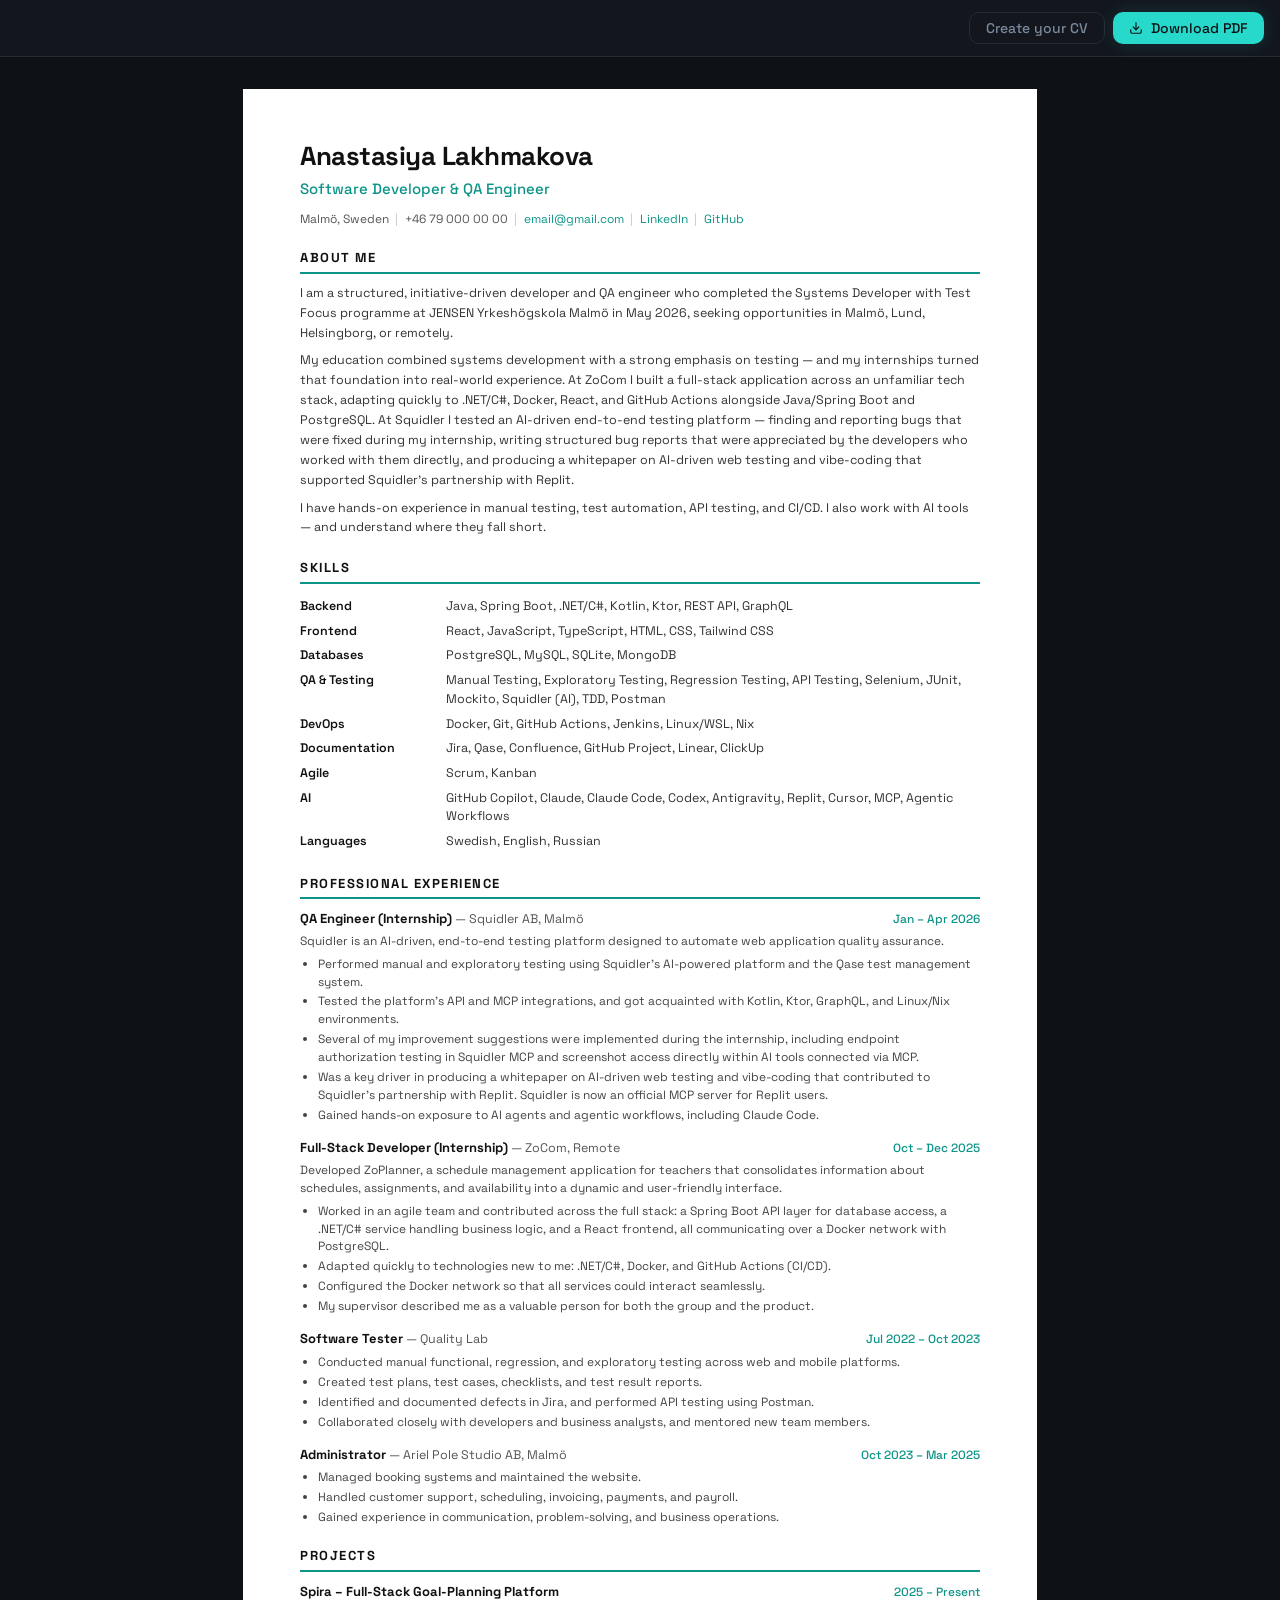
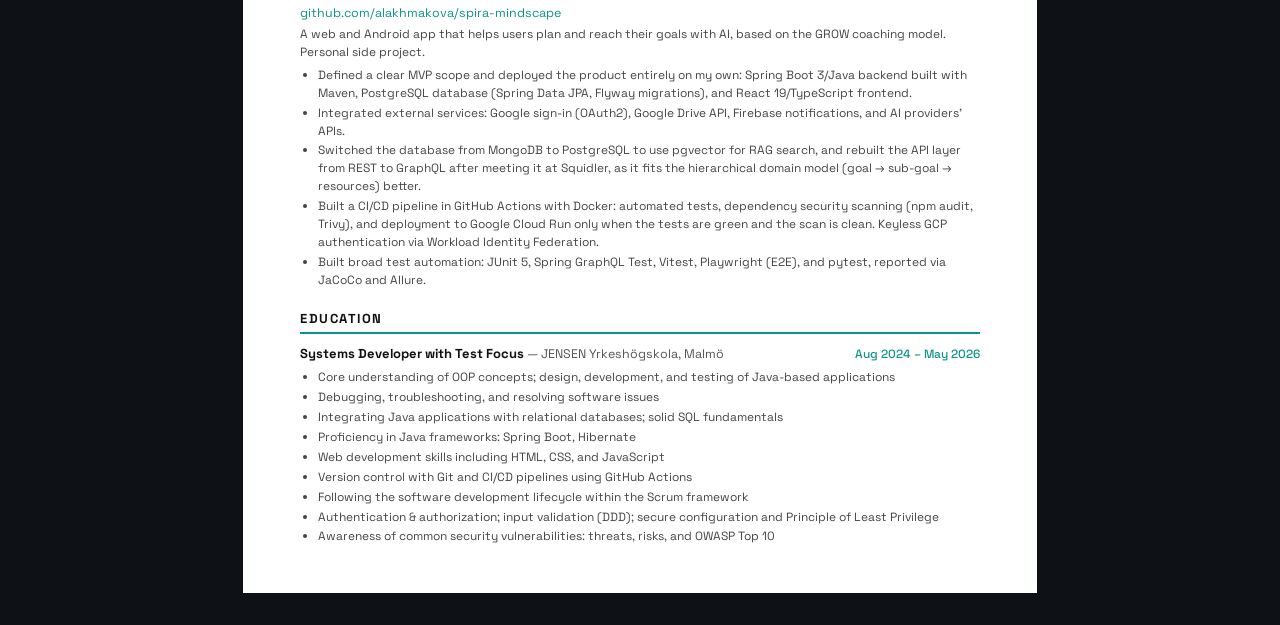
<file: index.html>
<!doctype html>
<html lang="en">
  <head>
    <meta charset="UTF-8" />
    <meta name="viewport" content="width=device-width, initial-scale=1.0" />
    <title>Anastasiya Lakhmakova CV example</title>
    <link rel="stylesheet" href="style.css" />
    <script type="module" src="js/main.js"></script>
  </head>
  <body>
    <nav class="toolbar" aria-label="CV actions">
      <a class="button secondary" href="editor.html">Create your CV</a>
      <button type="button" class="button" data-action="print">
        <!-- Download icon (inline SVG). aria-hidden: screen readers skip it,
             the button text already says what it does. -->
        <svg width="14" height="14" viewBox="0 0 24 24" fill="none" stroke="currentColor" stroke-width="2" stroke-linecap="round" stroke-linejoin="round" aria-hidden="true"><path d="M21 15v4a2 2 0 0 1-2 2H5a2 2 0 0 1-2-2v-4" /><polyline points="7 10 12 15 17 10" /><line x1="12" y1="15" x2="12" y2="3" /></svg>
        Download PDF
      </button>
    </nav>
    <main id="cv">
      <header>
        <h1 data-editable>Anastasiya Lakhmakova</h1>
        <p class="job-title" data-editable>Software Developer &amp; QA Engineer</p>
        <ul class="contacts">
          <li data-editable>Malmö, Sweden</li>
          <li><a href="tel:+46790000000" data-editable>+46 79 000 00 00</a></li>
          <li><a href="mailto:email@gmail.com" data-editable>email@gmail.com</a></li>
          <!-- Web links open in a new tab (target="_blank"); rel="noopener noreferrer"
               stops the new page from accessing this page. mailto: and tel: open an app. -->
          <li><a href="https://linkedin.com/in/anastasiya-lakhmakova" target="_blank" rel="noopener noreferrer" data-editable>LinkedIn</a></li>
          <li><a href="https://github.com/alakhmakova" target="_blank" rel="noopener noreferrer" data-editable>GitHub</a></li>
        </ul>
      </header>

      <section data-section="about">
        <h2 data-editable>About Me</h2>
        <p data-editable>I am a structured, initiative-driven developer and QA engineer who completed the Systems Developer with Test Focus programme at JENSEN Yrkeshögskola Malmö in May 2026, seeking opportunities in Malmö, Lund, Helsingborg, or remotely.</p>
        <p data-editable>My education combined systems development with a strong emphasis on testing — and my internships turned that foundation into real-world experience. At ZoCom I built a full-stack application across an unfamiliar tech stack, adapting quickly to .NET/C#, Docker, React, and GitHub Actions alongside Java/Spring Boot and PostgreSQL. At Squidler I tested an AI-driven end-to-end testing platform — finding and reporting bugs that were fixed during my internship, writing structured bug reports that were appreciated by the developers who worked with them directly, and producing a whitepaper on AI-driven web testing and vibe-coding that supported Squidler's partnership with Replit.</p>
        <p data-editable>I have hands-on experience in manual testing, test automation, API testing, and CI/CD. I also work with AI tools — and understand where they fall short.</p>
      </section>

      <section data-section="skills">
        <h2 data-editable>Skills</h2>
        <dl>
          <div data-block>
            <dt data-editable>Backend</dt>
            <dd data-editable>Java, Spring Boot, .NET/C#, Kotlin, Ktor, REST API, GraphQL</dd>
          </div>
          <div data-block>
            <dt data-editable>Frontend</dt>
            <dd data-editable>React, JavaScript, TypeScript, HTML, CSS, Tailwind CSS</dd>
          </div>
          <div data-block>
            <dt data-editable>Databases</dt>
            <dd data-editable>PostgreSQL, MySQL, SQLite, MongoDB</dd>
          </div>
          <div data-block>
            <dt data-editable>QA &amp; Testing</dt>
            <dd data-editable>Manual Testing, Exploratory Testing, Regression Testing, API Testing, Selenium, JUnit, Mockito, Squidler (AI), TDD, Postman</dd>
          </div>
          <div data-block>
            <dt data-editable>DevOps</dt>
            <dd data-editable>Docker, Git, GitHub Actions, Jenkins, Linux/WSL, Nix</dd>
          </div>
          <div data-block>
            <dt data-editable>Documentation</dt>
            <dd data-editable>Jira, Qase, Confluence, GitHub Project, Linear, ClickUp</dd>
          </div>
          <div data-block>
            <dt data-editable>Agile</dt>
            <dd data-editable>Scrum, Kanban</dd>
          </div>
          <div data-block>
            <dt data-editable>AI</dt>
            <dd data-editable>GitHub Copilot, Claude, Claude Code, Codex, Antigravity, Replit, Cursor, MCP, Agentic Workflows</dd>
          </div>
          <div data-block>
            <dt data-editable>Languages</dt>
            <dd data-editable>Swedish, English, Russian</dd>
          </div>
        </dl>
      </section>

      <section data-section="experience">
        <h2 data-editable>Professional Experience</h2>
        <article data-block>
          <div class="entry-header">
            <div>
              <h3 data-editable>QA Engineer (Internship)</h3>
              <span class="entry-place" data-editable>Squidler AB, Malmö</span>
            </div>
            <p class="dates" data-editable>Jan – Apr 2026</p>
          </div>
          <p class="entry-description" data-editable>Squidler is an AI-driven, end-to-end testing platform designed to automate web application quality assurance.</p>
          <ul data-editable>
            <li>Performed manual and exploratory testing using Squidler's AI-powered platform and the Qase test management system.</li>
            <li>Tested the platform's API and MCP integrations, and got acquainted with Kotlin, Ktor, GraphQL, and Linux/Nix environments.</li>
            <li>Several of my improvement suggestions were implemented during the internship, including endpoint authorization testing in Squidler MCP and screenshot access directly within AI tools connected via MCP.</li>
            <li>Was a key driver in producing a whitepaper on AI-driven web testing and vibe-coding that contributed to Squidler's partnership with Replit. Squidler is now an official MCP server for Replit users.</li>
            <li>Gained hands-on exposure to AI agents and agentic workflows, including Claude Code.</li>
          </ul>
        </article>
        <article data-block>
          <div class="entry-header">
            <div>
              <h3 data-editable>Full-Stack Developer (Internship)</h3>
              <span class="entry-place" data-editable>ZoCom, Remote</span>
            </div>
            <p class="dates" data-editable>Oct – Dec 2025</p>
          </div>
          <p class="entry-description" data-editable>Developed ZoPlanner, a schedule management application for teachers that consolidates information about schedules, assignments, and availability into a dynamic and user-friendly interface.</p>
          <ul data-editable>
            <li>Worked in an agile team and contributed across the full stack: a Spring Boot API layer for database access, a .NET/C# service handling business logic, and a React frontend, all communicating over a Docker network with PostgreSQL.</li>
            <li>Adapted quickly to technologies new to me: .NET/C#, Docker, and GitHub Actions (CI/CD).</li>
            <li>Configured the Docker network so that all services could interact seamlessly.</li>
            <li>My supervisor described me as a valuable person for both the group and the product.</li>
          </ul>
        </article>
        <article data-block>
          <div class="entry-header">
            <div>
              <h3 data-editable>Software Tester</h3>
              <span class="entry-place" data-editable>Quality Lab</span>
            </div>
            <p class="dates" data-editable>Jul 2022 – Oct 2023</p>
          </div>
          <p class="entry-description" data-editable></p>
          <ul data-editable>
            <li>Conducted manual functional, regression, and exploratory testing across web and mobile platforms.</li>
            <li>Created test plans, test cases, checklists, and test result reports.</li>
            <li>Identified and documented defects in Jira, and performed API testing using Postman.</li>
            <li>Collaborated closely with developers and business analysts, and mentored new team members.</li>
          </ul>
        </article>
        <article data-block>
          <div class="entry-header">
            <div>
              <h3 data-editable>Administrator</h3>
              <span class="entry-place" data-editable>Ariel Pole Studio AB, Malmö</span>
            </div>
            <p class="dates" data-editable>Oct 2023 – Mar 2025</p>
          </div>
          <p class="entry-description" data-editable></p>
          <ul data-editable>
            <li>Managed booking systems and maintained the website.</li>
            <li>Handled customer support, scheduling, invoicing, payments, and payroll.</li>
            <li>Gained experience in communication, problem-solving, and business operations.</li>
          </ul>
        </article>
      </section>

      <section data-section="projects">
        <h2 data-editable>Projects</h2>
        <article data-block>
          <div class="entry-header">
            <div>
              <h3 data-editable>Spira – Full-Stack Goal-Planning Platform</h3>
            </div>
            <p class="dates" data-editable>2025 – Present</p>
          </div>
          <p class="entry-link"><a href="https://github.com/alakhmakova/spira-mindscape" target="_blank" rel="noopener noreferrer" data-editable>github.com/alakhmakova/spira-mindscape</a></p>
          <p class="entry-description" data-editable>A web and Android app that helps users plan and reach their goals with AI, based on the GROW coaching model. Personal side project.</p>
          <ul data-editable>
            <li>Defined a clear MVP scope and deployed the product entirely on my own: Spring Boot 3/Java backend built with Maven, PostgreSQL database (Spring Data JPA, Flyway migrations), and React 19/TypeScript frontend.</li>
            <li>Integrated external services: Google sign-in (OAuth2), Google Drive API, Firebase notifications, and AI providers' APIs.</li>
            <li>Switched the database from MongoDB to PostgreSQL to use pgvector for RAG search, and rebuilt the API layer from REST to GraphQL after meeting it at Squidler, as it fits the hierarchical domain model (goal → sub-goal → resources) better.</li>
            <li>Built a CI/CD pipeline in GitHub Actions with Docker: automated tests, dependency security scanning (npm audit, Trivy), and deployment to Google Cloud Run only when the tests are green and the scan is clean. Keyless GCP authentication via Workload Identity Federation.</li>
            <li>Built broad test automation: JUnit 5, Spring GraphQL Test, Vitest, Playwright (E2E), and pytest, reported via JaCoCo and Allure.</li>
          </ul>
        </article>
      </section>

      <section data-section="education">
        <h2 data-editable>Education</h2>
        <article data-block>
          <div class="entry-header">
            <div>
              <h3 data-editable>Systems Developer with Test Focus</h3>
              <span class="entry-place" data-editable>JENSEN Yrkeshögskola, Malmö</span>
            </div>
            <p class="dates" data-editable>Aug 2024 – May 2026</p>
          </div>
          <p class="entry-description" data-editable></p>
          <ul data-editable>
            <li>Core understanding of OOP concepts; design, development, and testing of Java-based applications</li>
            <li>Debugging, troubleshooting, and resolving software issues</li>
            <li>Integrating Java applications with relational databases; solid SQL fundamentals</li>
            <li>Proficiency in Java frameworks: Spring Boot, Hibernate</li>
            <li>Web development skills including HTML, CSS, and JavaScript</li>
            <li>Version control with Git and CI/CD pipelines using GitHub Actions</li>
            <li>Following the software development lifecycle within the Scrum framework</li>
            <li>Authentication &amp; authorization; input validation (DDD); secure configuration and Principle of Least Privilege</li>
            <li>Awareness of common security vulnerabilities: threats, risks, and OWASP Top 10</li>
          </ul>
        </article>
      </section>
    </main>
  </body>
</html>
</file>
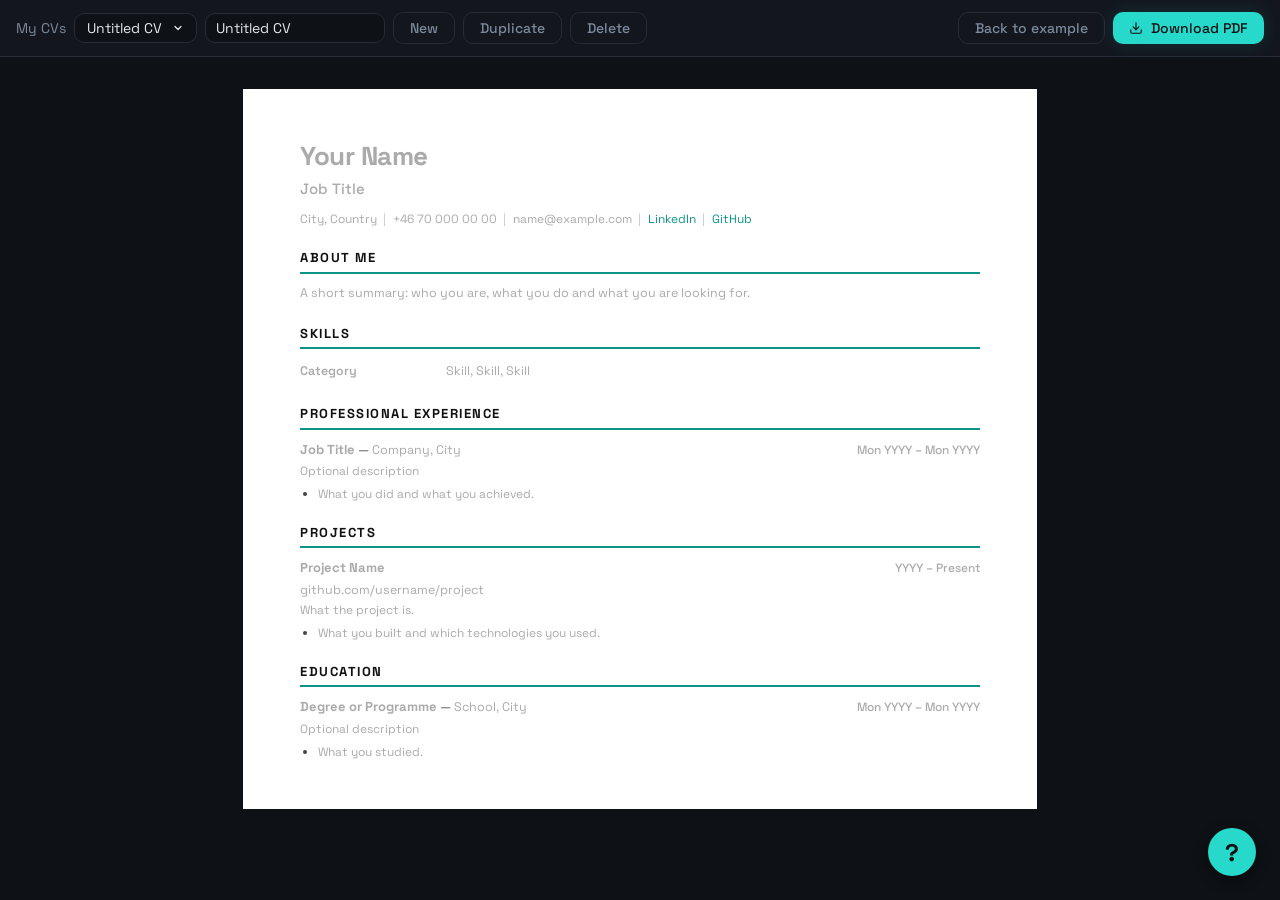
<file: editor.html>
<!doctype html>
<html lang="en">

<head>
  <meta charset="UTF-8" />
  <meta name="viewport" content="width=device-width, initial-scale=1.0" />
  <title>CV Editor</title>
  <link rel="stylesheet" href="style.css" />
  <script type="module" src="js/editor.js"></script>
</head>

<body class="is-editing">
  <nav class="toolbar" aria-label="CV actions">
    <!-- The user's CVs (cv-list.js fills the list from localStorage):
         choose a CV, rename the open one, create, duplicate, delete. -->
    <div class="cv-list">
      <span class="cv-list-title">My CVs</span>
      <!-- Own drop-down list: a button with the name of the open CV and
           a list under it (filled by cv-list.js), hidden until a click. -->
      <div class="cv-picker">
        <button type="button" id="cv-picker-button" class="cv-picker-button" aria-haspopup="true" aria-expanded="false">
          <span id="cv-picker-label"></span>
          <svg width="12" height="12" viewBox="0 0 24 24" fill="none" stroke="currentColor" stroke-width="2.5"
            stroke-linecap="round" stroke-linejoin="round" aria-hidden="true">
            <polyline points="6 9 12 15 18 9" />
          </svg>
        </button>
        <ul id="cv-picker-list" class="cv-picker-list" hidden></ul>
      </div>
      <input id="cv-name" type="text" aria-label="CV name" spellcheck="false">
      <button type="button" class="button secondary" data-action="new-cv">New</button>
      <button type="button" class="button secondary" data-action="duplicate-cv">Duplicate</button>
      <button type="button" class="button secondary" data-action="delete-cv">Delete</button>
    </div>
    <a class="button secondary" href="index.html">Back to example</a>
    <button type="button" class="button" data-action="print">
      <!-- Download icon (inline SVG). aria-hidden: screen readers skip it,
             the button text already says what it does. -->
      <svg width="14" height="14" viewBox="0 0 24 24" fill="none" stroke="currentColor" stroke-width="2"
        stroke-linecap="round" stroke-linejoin="round" aria-hidden="true">
        <path d="M21 15v4a2 2 0 0 1-2 2H5a2 2 0 0 1-2-2v-4" />
        <polyline points="7 10 12 15 17 10" />
        <line x1="12" y1="15" x2="12" y2="3" />
      </svg>
      Download PDF
    </button>
  </nav>
  <!-- How to use the editor (not part of the CV, not printed).
       details + summary: summary is the round "?" button in the
       bottom right corner; a click on it opens or closes the list
       above it, without JavaScript. The span is the tooltip shown
       on hover. aria-label gives screen readers a name for the button
       instead of a lone "?". -->
  <details class="editor-hint">
    <summary aria-label="How to edit">
      ?
      <span class="editor-hint-tooltip">How to edit</span>
    </summary>
    <div class="editor-hint-panel">
      <p class="editor-hint-title">How to edit</p>
      <ul>
        <li>Click any text to edit it.</li>
        <li>Changes are saved in this browser automatically.</li>
        <li>Tab or Enter: next field.</li>
        <li>Shift+Tab: previous field.</li>
        <li>Arrows: between fields and lines.</li>
        <li>Enter in a list: new bullet.</li>
        <li>Enter on an empty bullet: leave list.</li>
        <li>Web link: change its address in the box below it.</li>
        <li>Buttons right of the sheet: hide a section, duplicate or delete a block.</li>
        <li>Button above a contact: hide it.</li>
        <li>Faded section or contact: hidden, not printed.</li>
        <li>Gray text is a hint, not printed.</li>
      </ul>
    </div>
  </details>
  <!-- Box for the address of a web link (not part of the CV, not
       printed). links.js shows it under a web link that has the cursor;
       "hidden" keeps it invisible until then. -->
  <div id="link-editor" class="link-editor" hidden>
    <label for="link-address">Link address</label>
    <input id="link-address" type="url" placeholder="https://" spellcheck="false">
    <button type="button">Save</button>
  </div>
  <!-- Buttons for sections, blocks and contacts (not part of the CV, not printed).
       blocks.js moves them next to the section, block or contact under the mouse
       or with the text cursor; "hidden" keeps them invisible until then. -->
  <div id="section-controls" class="sheet-controls" hidden>
    <button type="button">Hide section</button>
  </div>
  <div id="block-controls" class="sheet-controls" hidden>
    <button type="button" data-action="duplicate-block">Duplicate</button>
    <button type="button" data-action="delete-block">Delete</button>
  </div>
  <div id="contact-controls" class="sheet-controls" hidden>
    <button type="button">Hide</button>
  </div>
  <!-- Confirmation window (confirm-dialog.js opens it with showModal()).
       The inner div holds the content, so a click on the dimmed page
       around it can be told apart from a click inside it. -->
  <dialog id="confirm-dialog" class="confirm-dialog">
    <div class="confirm-dialog-box">
      <p class="confirm-dialog-text"></p>
      <div class="confirm-dialog-actions">
        <button type="button" data-answer="cancel">Cancel</button>
        <button type="button" data-answer="ok">OK</button>
      </div>
    </div>
  </dialog>
  <main id="cv"></main>
  <!-- Blank CV: not shown by the browser. JS copies it onto the sheet. -->
  <template id="blank-cv">
    <header>
      <h1 data-editable data-placeholder="Your Name"></h1>
      <p class="job-title" data-editable data-placeholder="Job Title"></p>
      <ul class="contacts">
        <li data-editable data-placeholder="City, Country"></li>
        <li><a href="tel:+46700000000" data-editable data-placeholder="+46 70 000 00 00"></a></li>
        <li><a href="mailto:name@example.com" data-editable data-placeholder="name@example.com"></a></li>
        <li><a href="https://linkedin.com/in/" target="_blank" rel="noopener noreferrer" data-editable>LinkedIn</a></li>
        <li><a href="https://github.com/" target="_blank" rel="noopener noreferrer" data-editable>GitHub</a></li>
      </ul>
    </header>

    <section data-section="about">
      <h2 data-editable>About Me</h2>
      <p data-editable data-placeholder="A short summary: who you are, what you do and what you are looking for."></p>
    </section>

    <section data-section="skills">
      <h2 data-editable>Skills</h2>
      <dl>
        <div data-block>
          <dt data-editable data-placeholder="Category"></dt>
          <dd data-editable data-placeholder="Skill, Skill, Skill"></dd>
        </div>
      </dl>
    </section>

    <section data-section="experience">
      <h2 data-editable>Professional Experience</h2>
      <article data-block>
        <div class="entry-header">
          <div>
            <h3 data-editable data-placeholder="Job Title"></h3>
            <span class="entry-place" data-editable data-placeholder="Company, City"></span>
          </div>
          <p class="dates" data-editable data-placeholder="Mon YYYY – Mon YYYY"></p>
        </div>
        <p class="entry-description" data-editable data-placeholder="Optional description"></p>
        <ul data-editable>
          <li data-placeholder="What you did and what you achieved."></li>
        </ul>
      </article>
    </section>

    <section data-section="projects">
      <h2 data-editable>Projects</h2>
      <article data-block>
        <div class="entry-header">
          <div>
            <h3 data-editable data-placeholder="Project Name"></h3>
          </div>
          <p class="dates" data-editable data-placeholder="YYYY – Present"></p>
        </div>
        <p class="entry-link"><a href="https://github.com/" target="_blank" rel="noopener noreferrer" data-editable data-placeholder="github.com/username/project"></a></p>
        <p class="entry-description" data-editable data-placeholder="What the project is."></p>
        <ul data-editable>
          <li data-placeholder="What you built and which technologies you used."></li>
        </ul>
      </article>
    </section>

    <section data-section="education">
      <h2 data-editable>Education</h2>
      <article data-block>
        <div class="entry-header">
          <div>
            <h3 data-editable data-placeholder="Degree or Programme"></h3>
            <span class="entry-place" data-editable data-placeholder="School, City"></span>
          </div>
          <p class="dates" data-editable data-placeholder="Mon YYYY – Mon YYYY"></p>
        </div>
        <p class="entry-description" data-editable data-placeholder="Optional description"></p>
        <ul data-editable>
          <li data-placeholder="What you studied."></li>
        </ul>
      </article>
    </section>
  </template>
</body>

</html>
</file>
<file: style.css>
/* =========================================================
   CV page styles
   1. Variables
   2. Base
   3. Toolbar
   4. CV sheet
   5. Header
   6. Sections
   7. Entries (experience, projects, education)
   8. Skills
   9. Hidden elements
   10. Responsive (mobile)
   11. Print
   ========================================================= */

@import url("https://fonts.googleapis.com/css2?family=Space+Grotesk:wght@400;500;700&display=swap");

/* ---------- 1. Variables ----------
   All text sizes below use em, so they scale with --font-size.
   em (named after the letter M, a typography unit equal to the
   font size) = relative to font size: in font-size, 1em = the parent's
   font size; in other properties (margin, padding), 1em = the
   element's own font size. Example: inside #cv (13px), 2em = 26px. */
:root {
  --accent: #0d9488;
  --accent-dark: #0a756b;
  --edit-highlight: rgba(38, 217, 202, 0.18); /* --button-bg, see-through */
  --text: #222222;
  --text-heading: #111111;
  --text-body: #333333;
  --text-soft: #444444;
  --text-muted: #555555;
  --page-bg: #0e1115;
  --sheet-bg: #ffffff;
  --border: #cccccc;

  /* Toolbar (screen only) */
  --toolbar-bg: rgba(21, 24, 30, 0.9);
  --toolbar-border: #272b35;
  --button-bg: #26d9ca;
  --button-text: #0e1115;

  --font-family: "Space Grotesk", "Segoe UI", Arial, sans-serif;
  --font-size: 13px;
  /* Unitless: inherited as a multiplier and recalculated
     for every font size (1.5 x the element's own font-size). */
  --line-height: 1.5;
  --section-gap: 20px;

  /* A4 width at 96 dpi; 57px side padding leaves ~680px of text,
     the same text width as A4 printed with 15mm margins. */
  --sheet-width: 794px;
  --sheet-padding: 48px 57px;
}

/* ---------- 2. Base ---------- */
*,
*::before,
*::after {
  box-sizing: border-box;
}

body {
  margin: 0;
  background: var(--page-bg);
  color: var(--text);
  font-family: var(--font-family);
}

a {
  color: var(--accent);
  text-decoration: none;
}

a:hover,
a:focus-visible {
  text-decoration: underline;
}

/* ---------- 3. Toolbar ----------
   A bar across the whole window. position: sticky keeps it at the
   top of the window while the page scrolls; z-index keeps it above
   the CV sheet. backdrop-filter blurs the page behind the
   semi-transparent background. */
.toolbar {
  position: sticky;
  top: 0;
  z-index: 10;
  display: flex;
  justify-content: flex-end;
  gap: 8px;
  padding: 12px 16px;
  border-bottom: 1px solid var(--toolbar-border);
  background: var(--toolbar-bg);
  backdrop-filter: blur(12px);
}

/* inline-flex puts the icon and the text in one row;
   align-items: center centers them vertically; gap is the space
   between them. The box-shadow is a soft glow around the button. */
.toolbar .button {
  display: inline-flex;
  align-items: center;
  gap: 8px;
  padding: 6px 16px;
  border: none;
  border-radius: 10px;
  background: var(--button-bg);
  color: var(--button-text);
  font-family: inherit;
  font-size: 14px;
  font-weight: 500;
  text-decoration: none;
  box-shadow: 0 0 20px rgba(38, 217, 202, 0.15);
  cursor: pointer;
}

/* Hover and keyboard focus: the button becomes slightly transparent. */
.toolbar .button:hover,
.toolbar .button:focus-visible {
  opacity: 0.9;
  text-decoration: none;
}

/* Secondary button: outlined, less visible than Download.
   .button.secondary (no space) selects an element
   that has both classes. */
.toolbar .button.secondary {
  border: 1px solid var(--toolbar-border);
  background: none;
  color: #7b899d;
  box-shadow: none;
}

/* The list of CVs on the left side of the toolbar.
   margin-right: auto takes all free space to the right of the group,
   so the group stays on the left and the other buttons on the right.
   flex-wrap lets it go onto two lines in a narrow window. */
.cv-list {
  display: flex;
  flex-wrap: wrap;
  align-items: center;
  gap: 8px;
  margin-right: auto;
}

/* Own drop-down list of CVs. position: relative on the wrapper is the
   anchor for the list, which is placed under the button with
   position: absolute. */
.cv-picker {
  position: relative;
}

/* The button with the name of the open CV and an arrow. */
.cv-picker-button {
  display: inline-flex;
  align-items: center;
  gap: 10px;
  max-width: 220px;
  padding: 5px 12px;
  border: 1px solid var(--toolbar-border);
  border-radius: 10px;
  background: var(--page-bg);
  color: #e5e7eb;
  font: inherit;
  font-size: 14px;
  cursor: pointer;
}

/* A long name is cut with "..." instead of making the button wider. */
.cv-picker-button span {
  overflow: hidden;
  text-overflow: ellipsis;
  white-space: nowrap;
}

.cv-picker-button:hover,
.cv-picker-button[aria-expanded="true"] {
  border-color: var(--button-bg);
}

/* The arrow turns upside down while the list is open. */
.cv-picker-button[aria-expanded="true"] svg {
  transform: rotate(180deg);
}

/* The list: a dark card under the button. */
.cv-picker-list {
  position: absolute;
  top: calc(100% + 6px);
  left: 0;
  z-index: 30;
  min-width: 100%;
  max-height: 320px;
  overflow-y: auto;
  margin: 0;
  padding: 6px;
  border: 1px solid var(--toolbar-border);
  border-radius: 10px;
  background: #15181e;
  box-shadow: 0 8px 28px rgba(0, 0, 0, 0.5);
  list-style: none;
}

.cv-picker-list[hidden] {
  display: none;
}

/* One CV in the list: a button across the whole width. */
.cv-picker-list button {
  display: block;
  width: 100%;
  padding: 7px 12px;
  border: 0;
  border-radius: 6px;
  background: none;
  color: #e5e7eb;
  font: inherit;
  font-size: 14px;
  text-align: left;
  white-space: nowrap;
  cursor: pointer;
}

.cv-picker-list button:hover,
.cv-picker-list button:focus-visible {
  background: rgba(38, 217, 202, 0.12);
  outline: none;
}

/* The open CV is shown in the accent colour. */
.cv-picker-list button.is-current {
  color: var(--button-bg);
  font-weight: 500;
}

/* Confirmation window: a white card in the middle of the window.
   The dialog itself has no padding, so its inner box fills it. */
.confirm-dialog {
  width: 380px;
  max-width: calc(100vw - 32px);
  padding: 0;
  border: 0;
  border-radius: 12px;
  background: var(--sheet-bg);
  color: var(--text-body);
  box-shadow: 0 12px 40px rgba(0, 0, 0, 0.5);
}

/* ::backdrop is the layer behind an open modal dialog: it dims and
   blurs the page. */
.confirm-dialog::backdrop {
  background: rgba(14, 17, 21, 0.7);
  backdrop-filter: blur(3px);
}

.confirm-dialog-box {
  padding: 24px;
}

.confirm-dialog-text {
  margin: 0 0 20px;
  color: var(--text-heading);
  font-size: 16px;
  line-height: 1.5;
}

/* The buttons on the right, Cancel first. */
.confirm-dialog-actions {
  display: flex;
  justify-content: flex-end;
  gap: 8px;
}

.confirm-dialog-actions button {
  padding: 7px 18px;
  border: 1px solid var(--border);
  border-radius: 10px;
  background: none;
  color: var(--text-body);
  font: inherit;
  font-size: 14px;
  font-weight: 500;
  cursor: pointer;
}

.confirm-dialog-actions button:hover {
  background: #f3f4f6;
}

/* OK (here: Delete) is red, because it removes data. */
.confirm-dialog-actions [data-answer="ok"] {
  border-color: #dc2626;
  background: #dc2626;
  color: #ffffff;
}

.confirm-dialog-actions [data-answer="ok"]:hover {
  background: #b91c1c;
}

.confirm-dialog-actions button:focus-visible {
  outline: 2px solid var(--accent);
  outline-offset: 2px;
}

/* In a narrow window the toolbar wraps: the CV list takes a whole line
   and the other buttons go to the next line. */
@media (max-width: 900px) {
  .toolbar {
    flex-wrap: wrap;
  }

  .cv-list {
    width: 100%;
  }

  .cv-list input {
    flex: 1;
    min-width: 0;
  }
}

.cv-list-title {
  color: #7b899d;
  font-size: 14px;
}

/* The name field looks like the dark toolbar.
   font: inherit: form fields do not take the page font by default. */
.cv-list input {
  padding: 5px 10px;
  border: 1px solid var(--toolbar-border);
  border-radius: 10px;
  background: var(--page-bg);
  color: #e5e7eb;
  font: inherit;
  font-size: 14px;
}

.cv-list input {
  width: 180px;
}

.cv-list input:focus {
  border-color: var(--button-bg);
  outline: none;
}

/* Help button (editor only): a round "?" button fixed in the bottom
   right corner. position: fixed keeps it there while the page scrolls;
   z-index puts it above the sheet. */
.editor-hint {
  position: fixed;
  right: 24px;
  bottom: 24px;
  z-index: 20;
}

/* The button itself. list-style: none removes the small triangle that
   browsers draw before a summary; the ::-webkit-details-marker rule
   does the same in Safari. border-radius: 50% makes a square a circle.
   position: relative is the anchor for the tooltip below. */
.editor-hint summary {
  position: relative;
  display: grid;
  place-items: center;
  width: 48px;
  height: 48px;
  border-radius: 50%;
  background: var(--button-bg);
  color: var(--button-text);
  font-size: 24px;
  font-weight: 700;
  list-style: none;
  cursor: pointer;
  box-shadow: 0 4px 14px rgba(0, 0, 0, 0.45);
}

.editor-hint summary::-webkit-details-marker {
  display: none;
}

.editor-hint summary:hover {
  filter: brightness(1.1);
}

.editor-hint summary:focus-visible {
  outline: 2px solid #ffffff;
  outline-offset: 3px;
}

/* Tooltip "How to edit" to the left of the button. It is invisible
   (opacity: 0) and appears on hover. pointer-events: none: the mouse
   ignores it, so it never covers anything. Not shown while the list
   is open: the list has the same title. */
.editor-hint-tooltip {
  position: absolute;
  right: calc(100% + 12px);
  top: 50%;
  transform: translateY(-50%);
  padding: 6px 12px;
  border-radius: 6px;
  background: var(--sheet-bg);
  color: var(--text-heading);
  font-size: 15px;
  font-weight: 500;
  white-space: nowrap;
  box-shadow: 0 4px 14px rgba(0, 0, 0, 0.45);
  opacity: 0;
  pointer-events: none;
  transition: opacity 0.15s;
}

.editor-hint summary:hover .editor-hint-tooltip {
  opacity: 1;
}

.editor-hint[open] .editor-hint-tooltip {
  display: none;
}

/* Drop-up list: a white card that opens above the button.
   bottom: 100% puts its lower edge at the top of .editor-hint,
   plus 12px of space; right: 0 lines it up with the button. */
.editor-hint-panel {
  position: absolute;
  right: 0;
  bottom: calc(100% + 12px);
  width: max-content;
  max-width: calc(100vw - 48px);
  padding: 16px 20px;
  border-radius: 12px;
  background: var(--sheet-bg);
  color: var(--text-body);
  font-size: 16px;
  line-height: 1.6;
  box-shadow: 0 8px 28px rgba(0, 0, 0, 0.5);
}

.editor-hint-title {
  margin: 0 0 8px;
  color: var(--text-heading);
  font-size: 18px;
  font-weight: 600;
}

.editor-hint-panel ul {
  margin: 0;
  padding-left: 20px;
}

/* Bullet points in the accent colour. */
.editor-hint-panel li::marker {
  color: var(--accent);
}

/* Box for the address of a web link: a white card under the link.
   position: absolute places it in the page by the top and left
   that links.js sets; z-index puts it above the sheet. */
.link-editor {
  position: absolute;
  z-index: 30;
  display: flex;
  flex-wrap: wrap;
  align-items: center;
  gap: 8px;
  width: 340px;
  max-width: calc(100vw - 32px);
  padding: 12px;
  border-radius: 10px;
  background: var(--sheet-bg);
  box-shadow: 0 8px 28px rgba(0, 0, 0, 0.45);
  font-size: 14px;
}

/* The hidden attribute does not work when display is set in CSS,
   so it needs its own rule. */
.link-editor[hidden] {
  display: none;
}

/* width: 100% puts the label on its own line above the field. */
.link-editor label {
  width: 100%;
  color: var(--text-heading);
  font-weight: 600;
}

/* flex: 1 lets the field take all the space next to the button;
   min-width: 0 lets it become narrower than its default width.
   font: inherit: form fields do not take the page font by default. */
.link-editor input {
  flex: 1;
  min-width: 0;
  padding: 6px 8px;
  border: 1px solid var(--border);
  border-radius: 6px;
  color: var(--text-body);
  font: inherit;
}

.link-editor input:focus {
  border-color: var(--accent);
  outline: 1px solid var(--accent);
}

.link-editor button {
  padding: 6px 14px;
  border: 0;
  border-radius: 6px;
  background: var(--button-bg);
  color: var(--button-text);
  font: inherit;
  font-weight: 500;
  cursor: pointer;
}

.link-editor button:hover {
  opacity: 0.9;
}

/* Buttons for sections and blocks: a small row next to the sheet.
   position: absolute places it in the page by the top and left that
   blocks.js sets; z-index puts it above the sheet. */
.sheet-controls {
  position: absolute;
  z-index: 20;
  display: flex;
  gap: 6px;
}

.sheet-controls[hidden] {
  display: none;
}

.sheet-controls button {
  padding: 4px 10px;
  border: 1px solid var(--toolbar-border);
  border-radius: 6px;
  background: var(--toolbar-bg);
  color: #e5e7eb;
  font: inherit;
  font-size: 13px;
  cursor: pointer;
}

.sheet-controls button:hover {
  border-color: var(--button-bg);
  color: var(--button-bg);
}

/* Delete is red on hover: it removes the block. */
.sheet-controls [data-action="delete-block"]:hover {
  border-color: #f87171;
  color: #f87171;
}

/* A disabled button (the last block of a section) looks faded and
   does not react to the mouse. */
.sheet-controls button:disabled {
  opacity: 0.4;
  pointer-events: none;
}

/* ---------- 4. CV sheet ---------- */
#cv {
  max-width: var(--sheet-width);
  margin: 32px auto;
  padding: var(--sheet-padding);
  background: var(--sheet-bg);
  font-size: var(--font-size);
  line-height: var(--line-height);
}

/* Removes the default browser margins. The selector has an id (#cv),
   which is stronger than a class, so a rule that sets a margin on
   one of these elements by class must also start with #cv
   (for example #cv .job-title), otherwise this rule wins. */
#cv p,
#cv ul,
#cv dl {
  margin: 0;
}

/* About Me paragraphs: 12.5px (0.96 x 13px), a bit more line spacing. */
#cv section > p {
  font-size: 0.96em;
  line-height: 1.6;
  color: var(--text-body);
}

/* Space between paragraphs that follow each other (About Me). */
#cv section > p + p {
  margin-top: 0.6em;
}

/* ---------- 5. Header ---------- */
#cv h1 {
  margin: 0;
  font-size: 2em;
  font-weight: 700;
  letter-spacing: -0.5px;
  color: var(--text-heading);
}

#cv .job-title {
  margin-top: 2px;
  font-size: 1.15em;
  font-weight: 500;
  color: var(--accent);
}

/* Flexbox puts the contact items in one row (by default ul shows
   them one under another). flex-wrap: wrap moves items that do not
   fit to the next line instead of squeezing them.
   gap: 4px between lines, 16px between items in a line.
   overflow: hidden cuts off anything outside the list box
   (used to hide separators at the start of a line, see below). */
#cv .contacts {
  display: flex;
  flex-wrap: wrap;
  gap: 4px 16px;
  overflow: hidden;
  /* 4px padding on every side leaves room for the frame of an editable
     contact (overflow: hidden would cut it off); the negative margin
     moves the list back by the same 4px, so the text stays in place. */
  margin: 6px -4px -4px;
  padding: 4px;
  list-style: none;
  font-size: 0.92em;
  color: var(--text-muted);
}

/* A "|" separator in the gap to the left of every contact.
   ::before adds it inside the li, before its content; it is added by
   CSS, so it is not part of the HTML text.
   position: absolute with left: -10px moves it 10px to the left of
   the li, into the 16px gap (position: relative on the li makes the
   li the starting point for left). A contact that starts a line
   stands at the left edge of the list, so its separator falls outside
   the list box and overflow: hidden cuts it off. This way no line
   starts with a separator, including the first one. */
.contacts li {
  position: relative;
}

.contacts li::before {
  content: "|";
  position: absolute;
  left: -10px;
  color: var(--border);
}

/* The phone number has the same gray color as the city, like the
   original design; only web and email links use the accent color.
   a[href^="tel:"] selects a link whose href starts with "tel:". */
.contacts a[href^="tel:"] {
  color: inherit;
}

/* ---------- 6. Sections ---------- */
#cv section {
  margin-top: var(--section-gap);
}

#cv h2 {
  margin: 0 0 10px;
  padding-bottom: 4px;
  border-bottom: 2px solid var(--accent);
  font-size: 1em;
  font-weight: 700;
  letter-spacing: 1.5px;
  text-transform: uppercase;
  color: var(--text-heading);
}

/* ---------- 7. Entries (experience, projects, education) ---------- */
#cv article + article {
  margin-top: 14px;
}

/* Flexbox puts two items in one row: the left div (title and place)
   and the dates. justify-content: space-between pushes the first one
   to the left edge and the dates to the right edge.
   align-items: baseline aligns their text on one line, even though
   they have different font sizes. */
.entry-header {
  display: flex;
  justify-content: space-between;
  align-items: baseline;
  gap: 12px;
  margin-bottom: 3px;
}

/* display: inline keeps the title and the place on the same line
   (a heading is a block by default and would take a whole line).
   The text moves to the next line only when it does not fit. */
#cv h3 {
  display: inline;
  margin: 0;
  font-size: 1em;
  font-weight: 700;
  color: var(--text-heading);
}

/* flex-shrink: 0 keeps the dates from being squeezed when the title
   is long; the title wraps instead. */
.dates {
  flex-shrink: 0;
  font-size: 0.92em;
  font-weight: 500;
  color: var(--accent);
  white-space: nowrap;
}

/* Company and city after the title. The dash is added by CSS,
   so the editable text holds only the place itself. */
.entry-place {
  font-size: 0.96em;
  color: var(--text-muted);
}

.entry-place::before {
  content: " — ";
}

/* Project link: its own line under the title. */
#cv .entry-link {
  font-size: 0.96em;
}

/* Description and bullet points: 12px (0.92 x 13px). */
#cv .entry-description {
  margin-top: 2px;
  font-size: 0.92em;
  line-height: 1.55;
  color: var(--text-soft);
}

#cv article ul {
  margin-top: 4px;
  padding-left: 18px;
  font-size: 0.92em;
  color: var(--text-soft);
}

#cv article li + li {
  margin-top: 2px;
}

/* ---------- 8. Skills ---------- */
#cv dl {
  font-size: 0.96em;
}

/* Grid: each category row has two columns, 130px for the category (dt)
   and the rest of the width (1fr) for the skills (dd);
   gap: 16px between the columns. */
#cv dl > div {
  display: grid;
  grid-template-columns: 130px 1fr;
  gap: 16px;
  padding: 3px 0;
}

#cv dt {
  font-weight: 600;
  color: var(--text-heading);
}

#cv dd {
  margin: 0;
  color: var(--text-body);
}

/* ---------- 9. Hidden elements ----------
   A section with the class is-hidden is not shown. */
.is-hidden {
  display: none;
}

/* Elements with the class editor-only are not shown. */
.editor-only {
  display: none;
}

/* In the editor a hidden section or contact stays on the sheet, faded,
   so it can be shown again. display: revert gives the element back the
   browser's own display (block for a section, list-item for li).
   #cv makes this rule stronger than .is-hidden; in the PDF the print
   rule hides it completely. */
.is-editing #cv .is-hidden {
  display: revert;
  opacity: 0.35;
}

/* The section or block that the hovered button will change. */
.is-editing #cv .is-target {
  background: rgba(38, 217, 202, 0.08);
  box-shadow: 0 0 0 6px rgba(38, 217, 202, 0.08);
  border-radius: 4px;
}

/* An empty optional description takes no space
   (except when body has the class is-editing). */
body:not(.is-editing) .entry-description:empty {
  display: none;
}

/* In the editor, an empty editable element shows a gray hint taken
   from its data-placeholder attribute. The hint is added by CSS:
   it is not part of the text and is not printed.
   ::after (not ::before), because some elements already use ::before:
   the "|" separator of contacts and the " — " before the place. */
.is-editing [data-placeholder]:empty::after {
  content: attr(data-placeholder);
  color: #aaaaaa;
}

/* Editable fields: on hover the field gets a light see-through
   turquoise background (the Download PDF colour).
   box-shadow with a spread (the 4th value) paints the same
   colour 3px around the field, so the text does not touch the edge;
   like outline, it does not take space, so the text does not move.
   border-radius rounds the corners of the background and the shadow.
   The field you are typing in (:focus) keeps the same background,
   even when the mouse leaves it.
   Not for section headings (h2): their bottom line would get
   rounded ends. */
.is-editing [contenteditable]:not(h2) {
  border-radius: 4px;
}

.is-editing [contenteditable]:hover,
.is-editing [contenteditable]:focus {
  background: var(--edit-highlight);
  box-shadow: 0 0 0 3px var(--edit-highlight);
}

/* The same mouse pointer over the whole CV sheet: a pencil, also in
   the gaps between fields. Without this rule the browser picks it
   itself: a text cursor (I) over text, an arrow over empty fields and
   gaps, and a hand over links. The image is assets/pencil-cursor.svg
   (Edit icon by Side Project from Noun Project, CC BY 3.0).
   "1 1" is the point that clicks: the tip of the pencil, 1px from the
   left and 1px from the top of the 28x28 image. "text" after the comma
   is the fallback if the image fails to load.
   #cv * covers every element inside the sheet, because links and
   some other elements set their own cursor and do not inherit it. */
.is-editing #cv,
.is-editing #cv * {
  cursor: url("assets/pencil-cursor.svg") 1 1, text;
}

/* In the field you are typing in (it has the blinking text cursor)
   the mouse pointer is the usual text cursor (I), not the pencil.
   This selector has more classes than #cv *, so it wins. */
.is-editing #cv [contenteditable]:focus,
.is-editing #cv [contenteditable]:focus * {
  cursor: text;
}

/* An empty inline field (a link, the h3 title, the place span) has no
   box of its own, so the browser does not draw the text cursor in it.
   inline-block gives it a box while it is empty; as soon as it has
   text, :empty no longer matches and it is inline again.
   #cv is needed to beat the #cv h3 { display: inline } rule. */
.is-editing #cv :is(a, span, h3)[contenteditable]:empty {
  display: inline-block;
}

/* Links on the sheet are not underlined while editing:
   there they are text fields, not links to click. */
.is-editing #cv a:hover,
.is-editing #cv a:focus-visible {
  text-decoration: none;
}

/* While typing there is no frame, only the text cursor. */
.is-editing [contenteditable]:focus {
  outline: none;
}

/* ---------- 10. Responsive (mobile) ---------- */
@media (max-width: 600px) {
  body {
    background: var(--sheet-bg);
  }

  #cv {
    margin: 0;
    padding: 24px 16px;
  }

  /* flex-direction: column stacks the title and the dates
     vertically: dates go under the title on narrow screens. */
  .entry-header {
    flex-direction: column;
    gap: 0;
  }

  /* One grid column: the category goes above its skills. */
  #cv dl > div {
    grid-template-columns: 1fr;
    gap: 0;
    padding: 4px 0;
  }
}

/* ---------- 11. Print ----------
   A4 page with 15mm margins. To get a PDF: Ctrl+P, "Save as PDF",
   headers and footers turned off. */
@page {
  size: A4;
  margin: 15mm;
}

/* Rules inside @media print apply only when printing;
   they have no effect on the screen. */
@media print {
  body {
    background: none;
  }

  /* !important: these elements are never printed,
     regardless of any other rule that shows them.
     Empty fields are not printed either: an empty place (no " — "),
     an empty contact (no extra "|"). li:has(> a:empty) selects an li
     whose link inside is empty. */
  .toolbar,
  .editor-hint,
  .link-editor,
  .sheet-controls,
  .editor-only,
  .is-hidden,
  .entry-description:empty,
  .entry-place:empty,
  .contacts li:empty,
  .contacts li:has(> a:empty) {
    display: none !important;
  }

  /* No gray hints of empty fields in the PDF. */
  [data-placeholder]:empty::after {
    content: none !important;
  }

  /* No editing frames or background in the PDF: the field with the
     cursor would otherwise be printed with the turquoise background. */
  [contenteditable] {
    outline: none !important;
    background: none !important;
    box-shadow: none !important;
  }

  /* The page margins come from @page, so the sheet's own padding
     is removed; otherwise the margins would be doubled. */
  #cv {
    max-width: none;
    margin: 0;
    padding: 0;
  }

  /* break-inside: avoid keeps one bullet point (li) or one skills row
     on a single page instead of cutting it between two pages. */
  #cv li,
  #cv dl > div {
    break-inside: avoid;
  }

  /* break-after: avoid keeps a heading on the same page as the content
     right after it, so it is not left alone at the page bottom. */
  #cv h2,
  .entry-header,
  .entry-description {
    break-after: avoid;
  }

  /* Keep the accent color in the PDF. */
  * {
    -webkit-print-color-adjust: exact;
    print-color-adjust: exact;
  }
}
</file>
